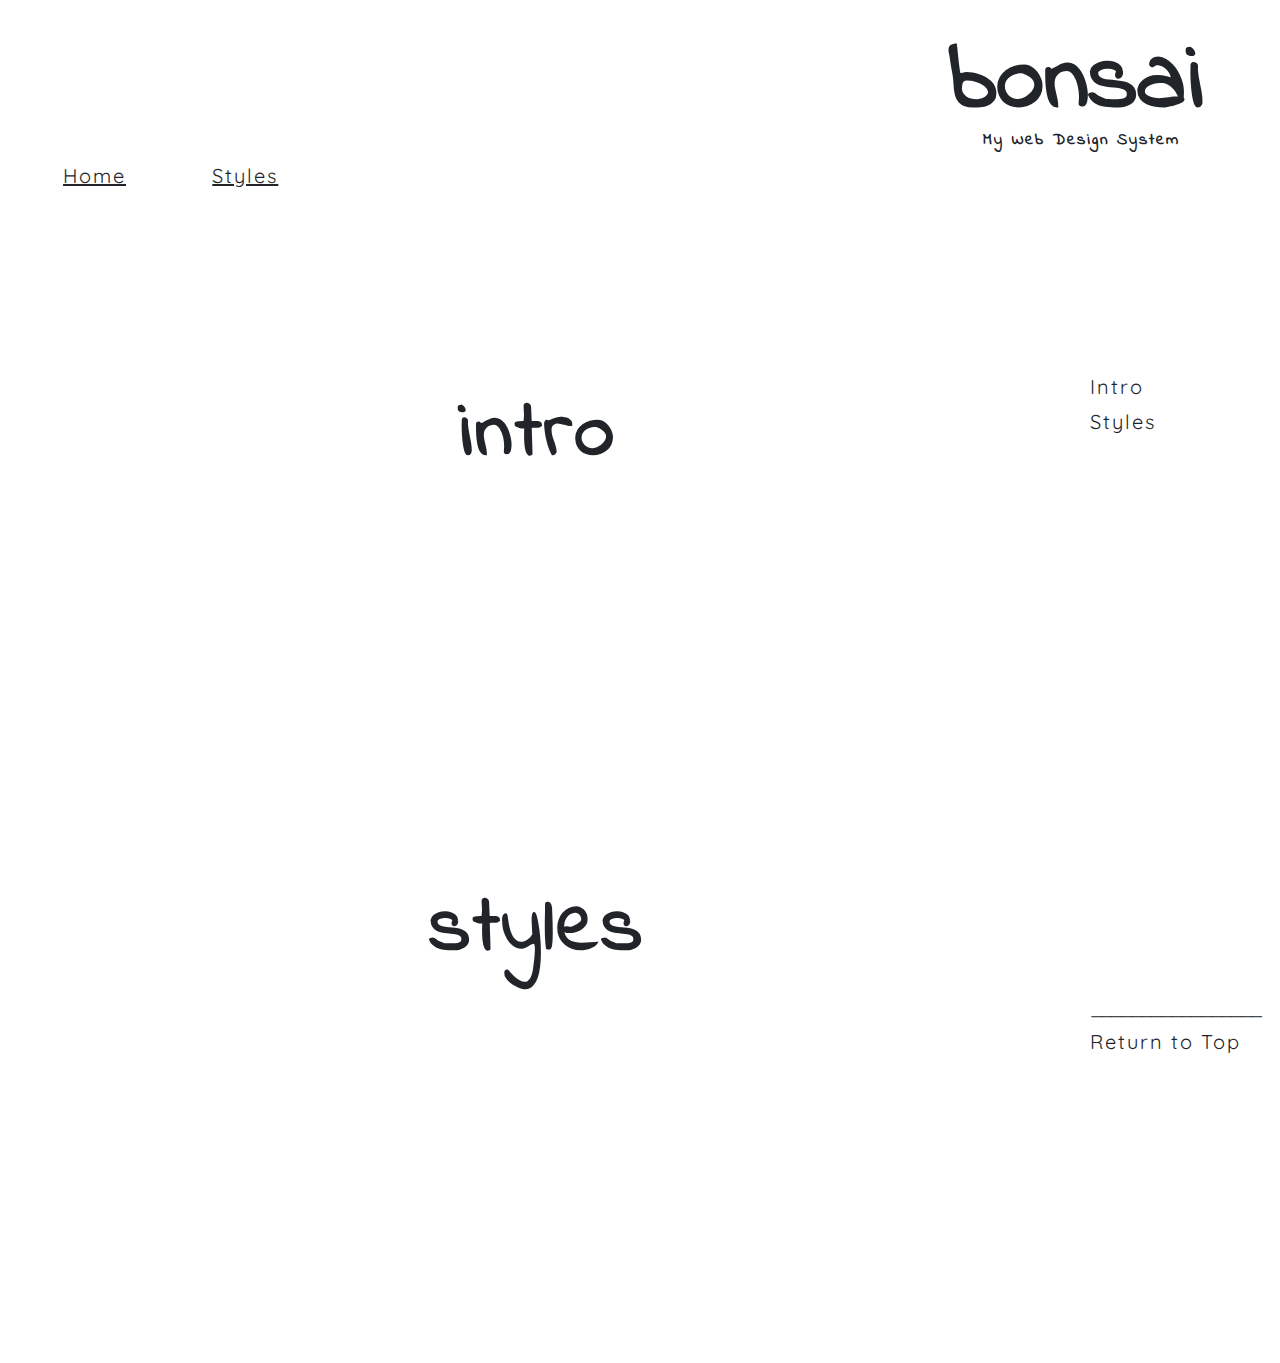
<file: index.html>
<!DOCTYPE html>

<!-- Design System Homepage -->

<html lang="English">
<head>
    <title>My Web Design System</title>
    <link rel="stylesheet" href="resources/CSS/style.css">
</head>
<body>
<header>
    <div class="page-title">
        <h1>bonsai</h1>
        <h5>My Web Design System</h5>
    </div>
    <!-- Primary Navigation -->
    <nav>
        <a href="#">Home</a>
        <a href="styles.html">Styles</a>
    </nav>
</header>
<main>
    <div class='main-block'>
        <div class="style-blocks">
            <section class='section'>
                <h2>Intro</h2>
                <article>
                </article>
            </section>
            <section class='section'>
                <h2>Styles</h2>
            </section>
        </div>
        <!-- Secondary Navigation -->
        <div class='breadcrumb'>
          <ul class="breadcrumb-ul">
            <li>
              <a href="#">Intro</a>
            </li>
            <li>
                <a href="#">Styles</a>
            </li>
            <li>
                <a class='rtt-index' href="">_________________</a>
            </li>
            <li class="rtt">
                <a href="#">Return to Top</a>
            </li>
          </ul>
        </div>
    </div>
</main>
<footer>

</footer>
</body>
</html>
</file>
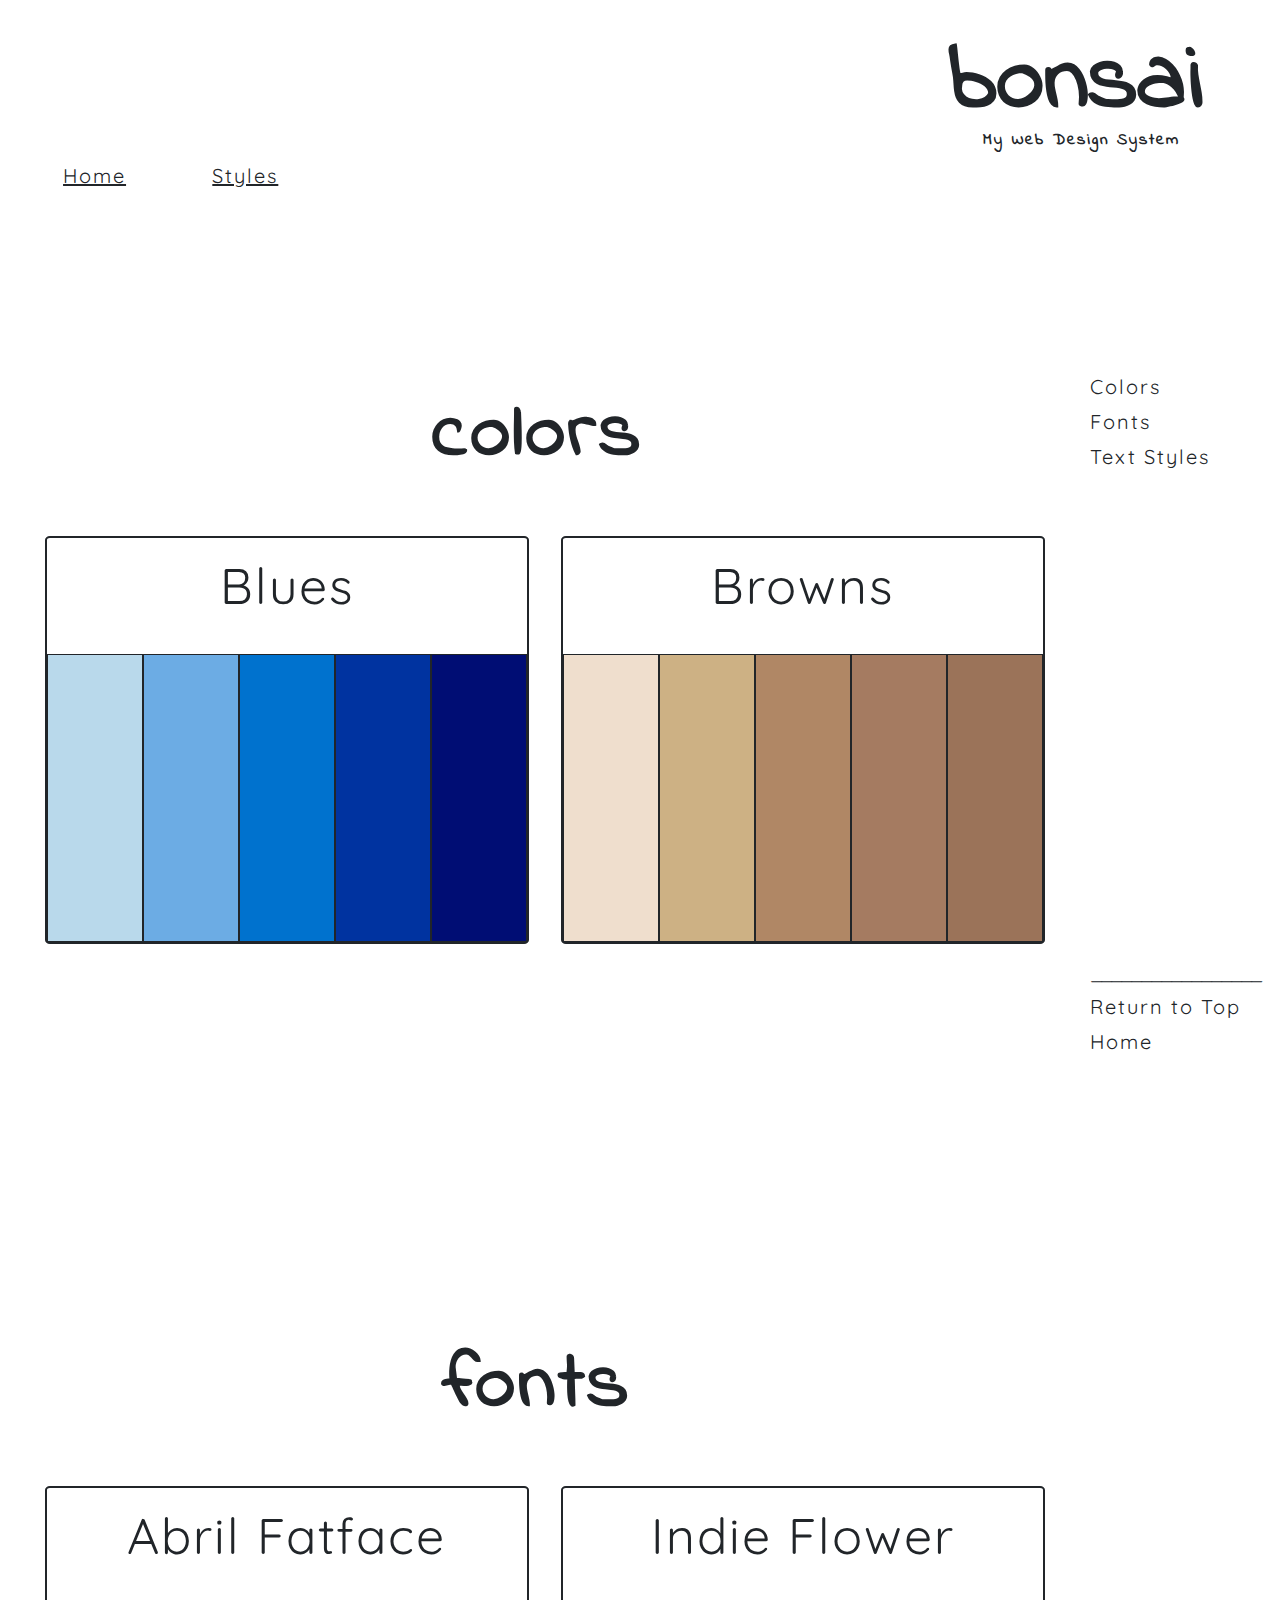
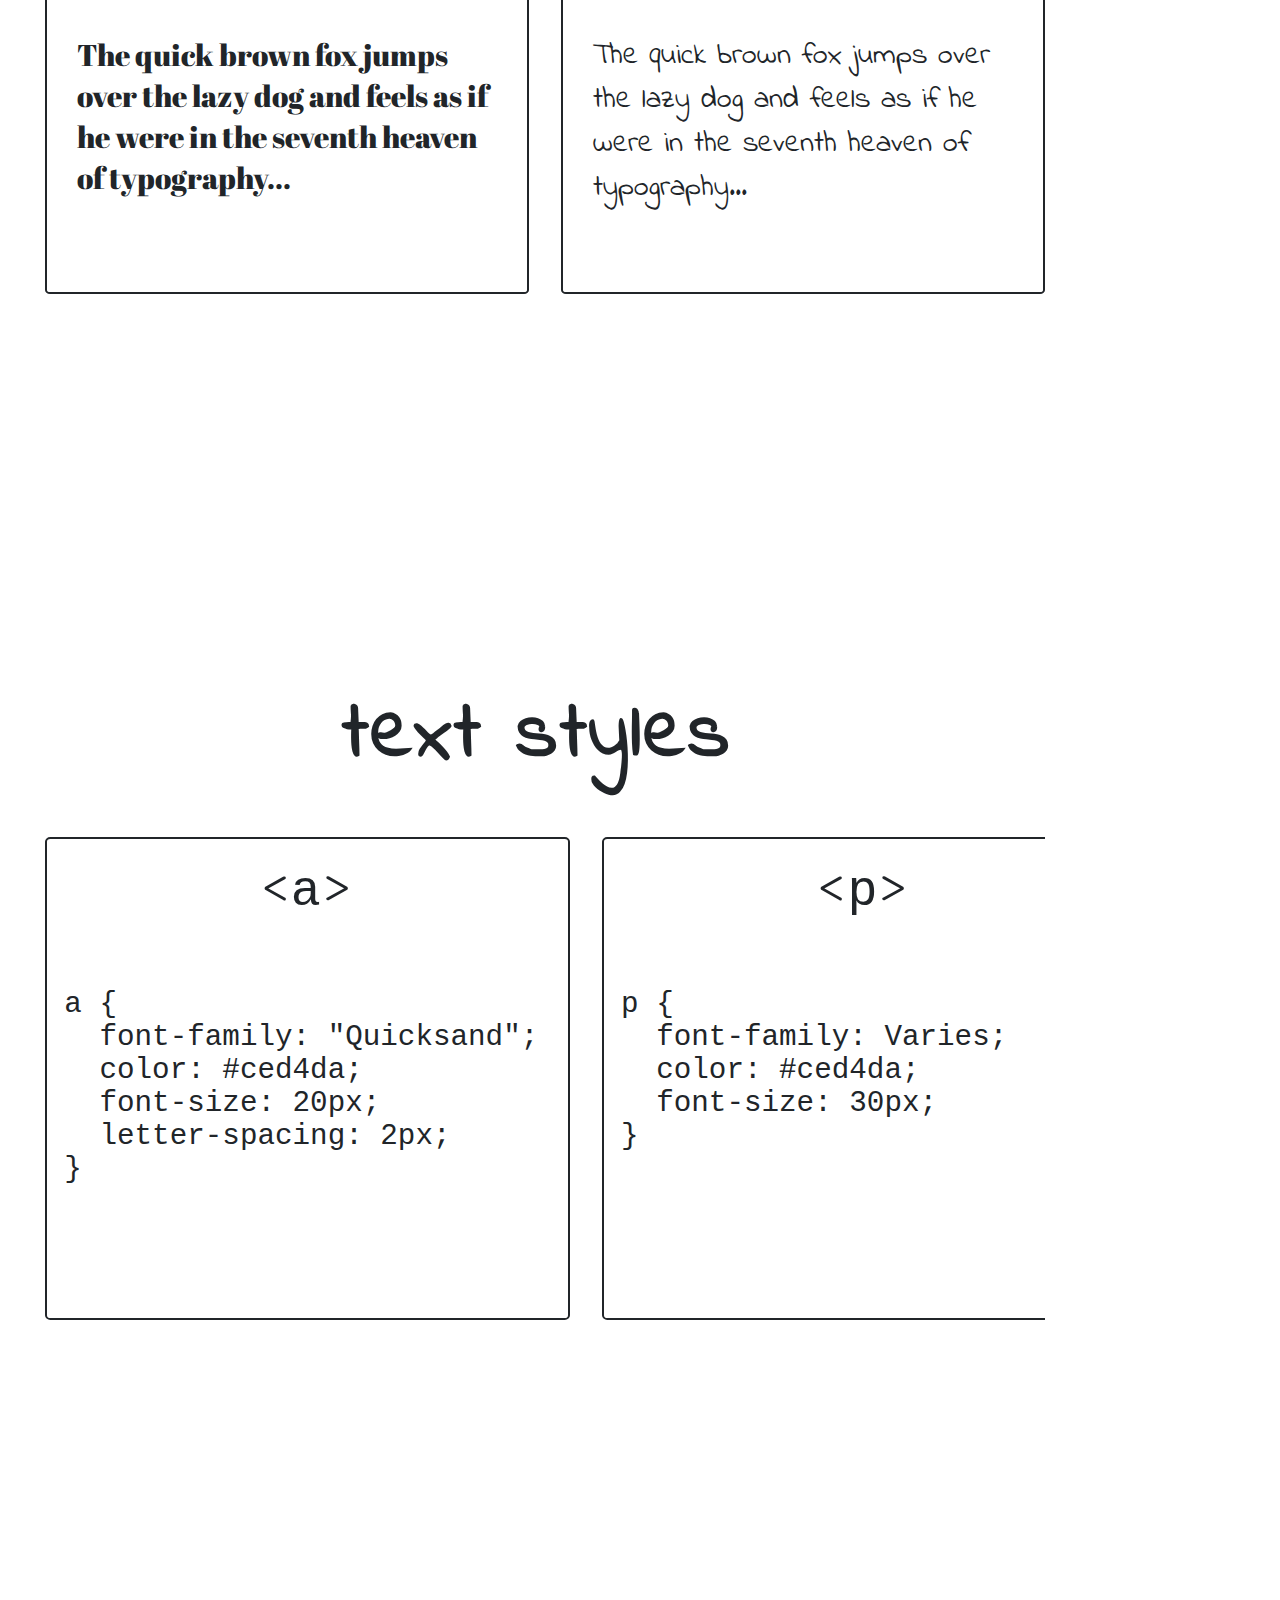
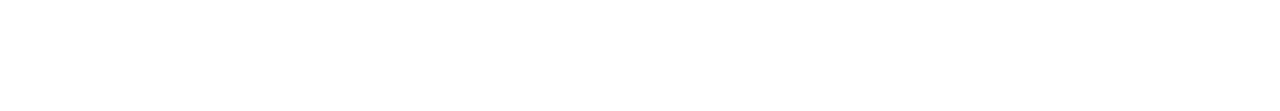
<file: styles.html>
<!DOCTYPE html>

<!-- Design System Styles -->

<html lang="English">
<head>
    <title>MWD-System</title>
    <link rel="stylesheet" href="resources/CSS/style.css">
</head>
<body>
<header>
    <div class="page-title">
        <h1>bonsai</h1>
        <h5>My Web Design System</h5>
    </div>
    <!-- Primary Navigation -->
    <nav class="primary-nav">
        <a href="index.html">Home</a>
        <a href="#">Styles</a>
    </nav>
</header>
<main>
    <div class='main-block'>
        <div class="style-blocks">
            <section class='section colors'>
                <h2>Colors</h2>
                <ul class="style-lists">
                    <li class="style-items">
                        <h4>Blues</h4>
                        <div class="color-circle">
                            <span class="columbia-blue"></span>
                            <span class="ruddy-blue"></span>
                            <span class="azul"></span>
                            <span class="egyptian-blue"></span>
                            <span class="navy-blue"></span>
                        </div>
                    </li>
                    <li class="style-items">
                        <h4>Browns</h4>
                        <div class="color-circle">
                            <span class="almond"></span>
                            <span class="ecru"></span>
                            <span class="chamoisee"></span>
                            <span class="chamoisee-2"></span>
                            <span class="chamoisee-3"></span>
                        </div>
                    </li>
                    <li class="style-items">
                        <h4>Greens</h4>
                        <div class="color-circle">
                            <span class="honeydew"></span>
                            <span class="nyanza"></span>
                            <span class="celadon"></span>
                            <span class="emerald"></span>
                            <span class="shamrock-green"></span>
                        </div>
                    </li>
                    <li class="style-items">
                        <h4>Alt Greens</h4>
                        <div class="color-circle">
                            <span class="light-green"></span>
                            <span class="olivine"></span>
                            <span class="moss-green"></span>
                            <span class="brunswick-green"></span>
                            <span class="dark-green"></span>
                        </div>
                    </li>
                    <li class="style-items">
                        <h4>Reds</h4>
                        <div class="color-circle">
                            <span class="light-red"></span>
                            <span class="salmon"></span>
                            <span class="red-munsell"></span>
                            <span class="fire-engine-red"></span>
                            <span class="maroon"></span>
                        </div>
                    </li>
                    <li class="style-items">
                        <h4>Grays</h4>
                        <div class="color-circle">
                            <span class="platinum"></span>
                            <span class="french-gray"></span>
                            <span class="french-gray-2"></span>
                            <span class="slate-gray"></span>
                            <span class="outer-space"></span>
                        </div>
                    </li>
                </ul>
            </section>
            <section class='section fonts'>
                <h2>Fonts</h2>
                <ul class="style-lists">
                    <li class="style-items">
                        <h4>Abril Fatface</h4>
                        <p class="abril-fatface">The quick brown fox jumps over the lazy dog and feels as if he were in the seventh heaven of typography...</p>
                    </li>
                    <li class="style-items">
                        <h4>Indie Flower</h4>
                        <p class="indie-flower">The quick brown fox jumps over the lazy dog and feels as if he were in the seventh heaven of typography...</p>
                    </li>
                    <li class="style-items">
                        <h4>Merriweather</h4>
                        <p class="merriweather">The quick brown fox jumps over the lazy dog and feels as if he were in the seventh heaven of typography...</p>
                    </li>
                    <li class="style-items">
                        <h4>Oswald</h4>
                        <p class="oswald">The quick brown fox jumps over the lazy dog and feels as if he were in the seventh heaven of typography...</p>
                    </li>
                    <li class="style-items">
                        <h4>Quicksand</h4>
                        <p class="quicksand">The quick brown fox jumps over the lazy dog and feels as if he were in the seventh heaven of typography...</p>
                    </li>
                    <li class="style-items">
                        <h4>Ubuntu</h4>
                        <p class="ubuntu">The quick brown fox jumps over the lazy dog and feels as if he were in the seventh heaven of typography...</p>
                    </li>
                    <li class="style-items">
                        <h4>Work Sans</h4>
                        <p class="work-sans">The quick brown fox jumps over the lazy dog and feels as if he were in the seventh heaven of typography...</p>
                    </li>
                </ul>
            </section>
            <section class='section styles'>
                <h2>Text Styles</h2>
                <ul class="style-lists">
                    <li class="style-items">
                        <h4><<code>a</code>></h4>
                        <pre>
    <code class="code-body">
 a {
   font-family: "Quicksand";
   color: #ced4da;
   font-size: 20px;
   letter-spacing: 2px;
 }
                            </code>
                        </pre>
                    </li>
                    <li class="style-items">
                        <h4><<code>p</code>></h4>
                        <pre>
    <code class="code-body">
 p {
   font-family: Varies;
   color: #ced4da;
   font-size: 30px;
 }
                            </code>
                        </pre>
                    </li>
                    <li class="style-items">
                        <h4><<code>h1</code>></h4>
                        <pre>
    <code class="code-body">
 h1 {
   font-family: "Indie FLower";
   color: #ced4da;
   font-size: 6em;
 }
                            </code>
                        </pre>
                    </li>
                    <li class="style-items">
                        <h4><<code>h2</code>></h4>
                        <pre>
    <code class="code-body">
 h2 {
   font-family: "Indie FLower";
   color: #ced4da;
   text-align: center;
 }
                            </code>
                        </pre>>
                    </li>
                    <li class="style-items">
                        <h4><<code>h4</code>></h4>
                        <pre>
    <code class="code-body">
 h4 {
   font-family: "Quicksand";
   color: #ced4da;
   text-align: center;
   font-size: 50px;
   font-weight: 400;
   letter-spacing: 2px;
 }
                            </code>
                        </pre>>
                    </li>
                    <li class="style-items">
                        <h4><<code>h5</code>></h4>
                        <pre>
    <code class="code-body hfive">
 h5 {
   font-family: "Indie FLower";
   color: #ced4da;
   font-size: 1em;
   letter-spacing: 2px;
 }
                            </code>
                        </pre>>
                    </li>
                </ul>
            </section>
        </div>
        <!-- Secondary Navigation -->
        <div class='breadcrumb'>
            <ul class="breadcrumb-ul">
                <li>
                    <a href="#">Colors</a>
                </li>
                <li>
                    <a href="#">Fonts</a>
                </li>
                <li>
                    <a href="#">Text Styles</a>
                </li>
                <li>
                    <a class='rtt-line' href="">_________________</a>
                </li>
                <li>
                    <a class="rtt" href="#">Return to Top</a>
                </li>
                <li>
                    <a href="index.html">Home</a>
                </li>
            </ul>
        </div>
    </div>
</main>
<footer>

</footer>
</body>
</html>
</file>
<file: resources/CSS/style.css>
/* Universal */

html {
    background-color: #fff;
    /*background-color: hsla(210, 14%, 83%, 1);*/
}

* {
    box-sizing: border-box;
    margin: 0;
    padding: 0;
}


/* Header & Navigation */

a {
    margin-right: 4%;
    margin-left: 3%;
    font-size: 20px;
    letter-spacing: 2px;
}


header {
    margin: 1%;
    /*background-color: hsla(210, 11%, 15%, 1);*/
    border-radius: 8px;
    padding: 0 5% 0 0;
}

h1 {
    font-size: 6em;
    height: 1.2em;
}

h2 {
    text-align: center;
}


h4 {
    height: 100px;
    text-align: center;
    font-size: 50px;
    font-weight: 400;
    letter-spacing: 2px;
}

h5 {
    font-size: 1em;
    letter-spacing: 2px;
    position: relative;
    margin-left: 2.1em;
    margin-bottom: 20px;
}

.page-title {
    float: right;
}

nav {
    padding: 150px 0 20px 15px;
    display: inherit;
}

h1, h2 , h5 {
    font-family: "Indie FLower", Arial;
}

a , h4 , .breadcrumb-ul a{
    font-family: "Quicksand", Arial;
}

h1 , h4 , h2, h5 , a , .breadcrumb-ul a , .style-items p , li code{
    color: #212529;
    /*color: white;*/
}



/* Body */

.code-body {
    font-size: 2.25em;
    margin: 1em;
    height: 10em;
}

.hfive {
    font-size: 2.15em;
    margin: 1em;
    height: 10em;
}

section {
    /*background-color: hsla(210, 11%, 15%, 1);*/
}


.main-block {
    display: grid;
    grid-template-columns: 7fr 1fr;
    grid-gap: 10px;
    padding: 1%;
}

.breadcrumb {
    width: auto;
    height: 44.5em;
    margin-top: 8em;
    border-radius: 8px;
    background-color: #fff;
    /*background-color: hsla(210, 11%, 15%, 1);*/
    position: sticky;
    top: 10em;
}

.breadcrumb-ul {
    padding: 8px;
    display: grid;
    grid-template-columns: 1fr;
}

.breadcrumb li {
    display: contents;
}

.breadcrumb-ul a {
    font-size: 20px;
    padding: 5px;
    text-decoration: none;
}

.rtt-line {
    margin-top: 24em;
    letter-spacing: -3px;
}

.rtt-index {
    margin-top: 27.5em;
    letter-spacing: -3px;
}

.style-blocks {
    overflow-x: hidden;
}

.style-lists {
    margin: 1em;
    display: flex;
    flex-direction: row;
    overflow-x: scroll;
}

.style-items {
    margin: 1em;
    padding-top: 1em;
    display: flex;
    flex-direction: column;
    border: #212529 solid 2px;
    border-radius: 1%;
}

.section {
    margin: 8em 0 22em 0;
    border-radius: 8px;
}


section h2 {
    padding: 15px 15px 1% 15px;
    text-transform: lowercase;
    letter-spacing: 3px;
    font-size: 80px;
}
/*-------------------------------------------------------------------------------------------------------------------*/

/* Color-Block Colors */

.color-circle {
    display: flex;
    flex-direction: row;
}


.style-items span {
    display: inherit;
    height: 18em;
    width: 6em;
}

.style-items p {
    font-size: 30px;
    margin: 1em;
    height: 7.6em;
    width: 14em;
}


/* Blues */
.columbia-blue {
    background-color: #b9d9eb;
    border: #212529 solid 1px;
}
.ruddy-blue {
    background-color: #6cace4;
    border: #212529 solid 1px;
}
.azul {
    background-color: #0072ce;
    border: #212529 solid 1px;
}
.egyptian-blue {
    background-color: #0033a0;
    border: #212529 solid 1px;
}
.navy-blue {
    background-color: #000d74;
    border: #212529 solid 1px;
}

/* Browns */
.almond {
    background-color: #efdecd;
    border: #212529 solid 1px;
}
.ecru {
    background-color: #cdb184;
    border: #212529 solid 1px;
}
.chamoisee {
    background-color: #b08765;
    border: #212529 solid 1px;
}
.chamoisee-2 {
    background-color: #a57b61;
    border: #212529 solid 1px;
}
.chamoisee-3 {
    background-color: #9b7359;
    border: #212529 solid 1px;
}

/* Greens */
.honeydew {
    background-color: #e2ece0;
    border: #212529 solid 1px;
}
.nyanza {
    background-color: #d9f0cc;
    border: #212529 solid 1px;
}
.celadon {
    background-color: #ace1af;
    border: #212529 solid 1px;
}
.emerald {
    background-color: #73c18a;
    border: #212529 solid 1px;
}
.shamrock-green {
    background-color: #499f71;
    border: #212529 solid 1px;
}

/* Alt Greens */
.light-green {
    background-color: #beef9e;
    border: #212529 solid 1px;
}
.olivine {
    background-color: #a6c36f;
    border: #212529 solid 1px;
}
.moss-green {
    background-color: #828c51;
    border: #212529 solid 1px;
}
.brunswick-green {
    background-color: #335145;
    border: #212529 solid 1px;
}
.dark-green {
    background-color: #1e352f;
    border: #212529 solid 1px;
}

/* Reds */
.salmon {
    background-color: #fa8072;
    border: #212529 solid 1px;
}
.light-red {
    background-color: #ff8080;
    border: #212529 solid 1px;
}
.fire-engine-red {
    background-color: #c82828;
    border: #212529 solid 1px;
}
.red-munsell {
    background-color: #ff0040;
    border: #212529 solid 1px;
}
.maroon {
    background-color: #800000;
    border: #212529 solid 1px;
}

/* White-Gray-Black */
.platinum {
    background-color: #dee2e6;
    border: #212529 solid 1px;
}
.french-gray {
    background-color: #ced4da;
    border: #212529 solid 1px;
}
.french-gray-2 {
    background-color: #adb5bd;
    border: #212529 solid 1px;
}
.slate-gray {
    background-color: #6c757d;
    border: #212529 solid 1px;
}
.outer-space {
    background-color: #495057;
    border: #212529 solid 1px;
}


/*-------------------------------------------------------------------------------------------------------------------*/

/* Fonts */


@font-face {
    font-family: "Indie FLower";
    src:  url('../fonts/IndieFlower-Regular.ttf') format('truetype');
}

@font-face {
    font-family: "Ubuntu";
    src:  url('../fonts/Ubuntu-Regular.ttf') format('truetype');
}

@font-face {
    font-family: "Quicksand";
    src:  url('../fonts/Quicksand-VariableFont_wght.ttf') format('truetype');
}

@font-face {
    font-family: "Abril Fatface";
    src:  url('../fonts/AbrilFatface-Regular.ttf') format('truetype');
}

@font-face {
    font-family: "Merriweather";
    src:  url('../fonts/Merriweather-Regular.ttf') format('truetype');
}

@font-face {
    font-family: "Oswald";
    src:  url('../fonts/Oswald-VariableFont_wght.ttf') format('truetype');
}

@font-face {
    font-family: "Work Sans";
    src:  url('../fonts/WorkSans-VariableFont_wght.ttf') format('truetype');
}

.abril-fatface {
    font-family: 'Abril Fatface', Arial;
}
.indie-flower {
    font-family: "Indie FLower", Arial;
}
.merriweather {
    font-family: 'Merriweather', Arial;
}
.oswald {
    font-family: 'Oswald', Arial;
}
.quicksand {
    font-family: "Quicksand", Arial;
}
.ubuntu {
    font-family: "Ubuntu", Arial;
}
.work-sans {
    font-family: 'Work Sans', Arial;
}
</file>
